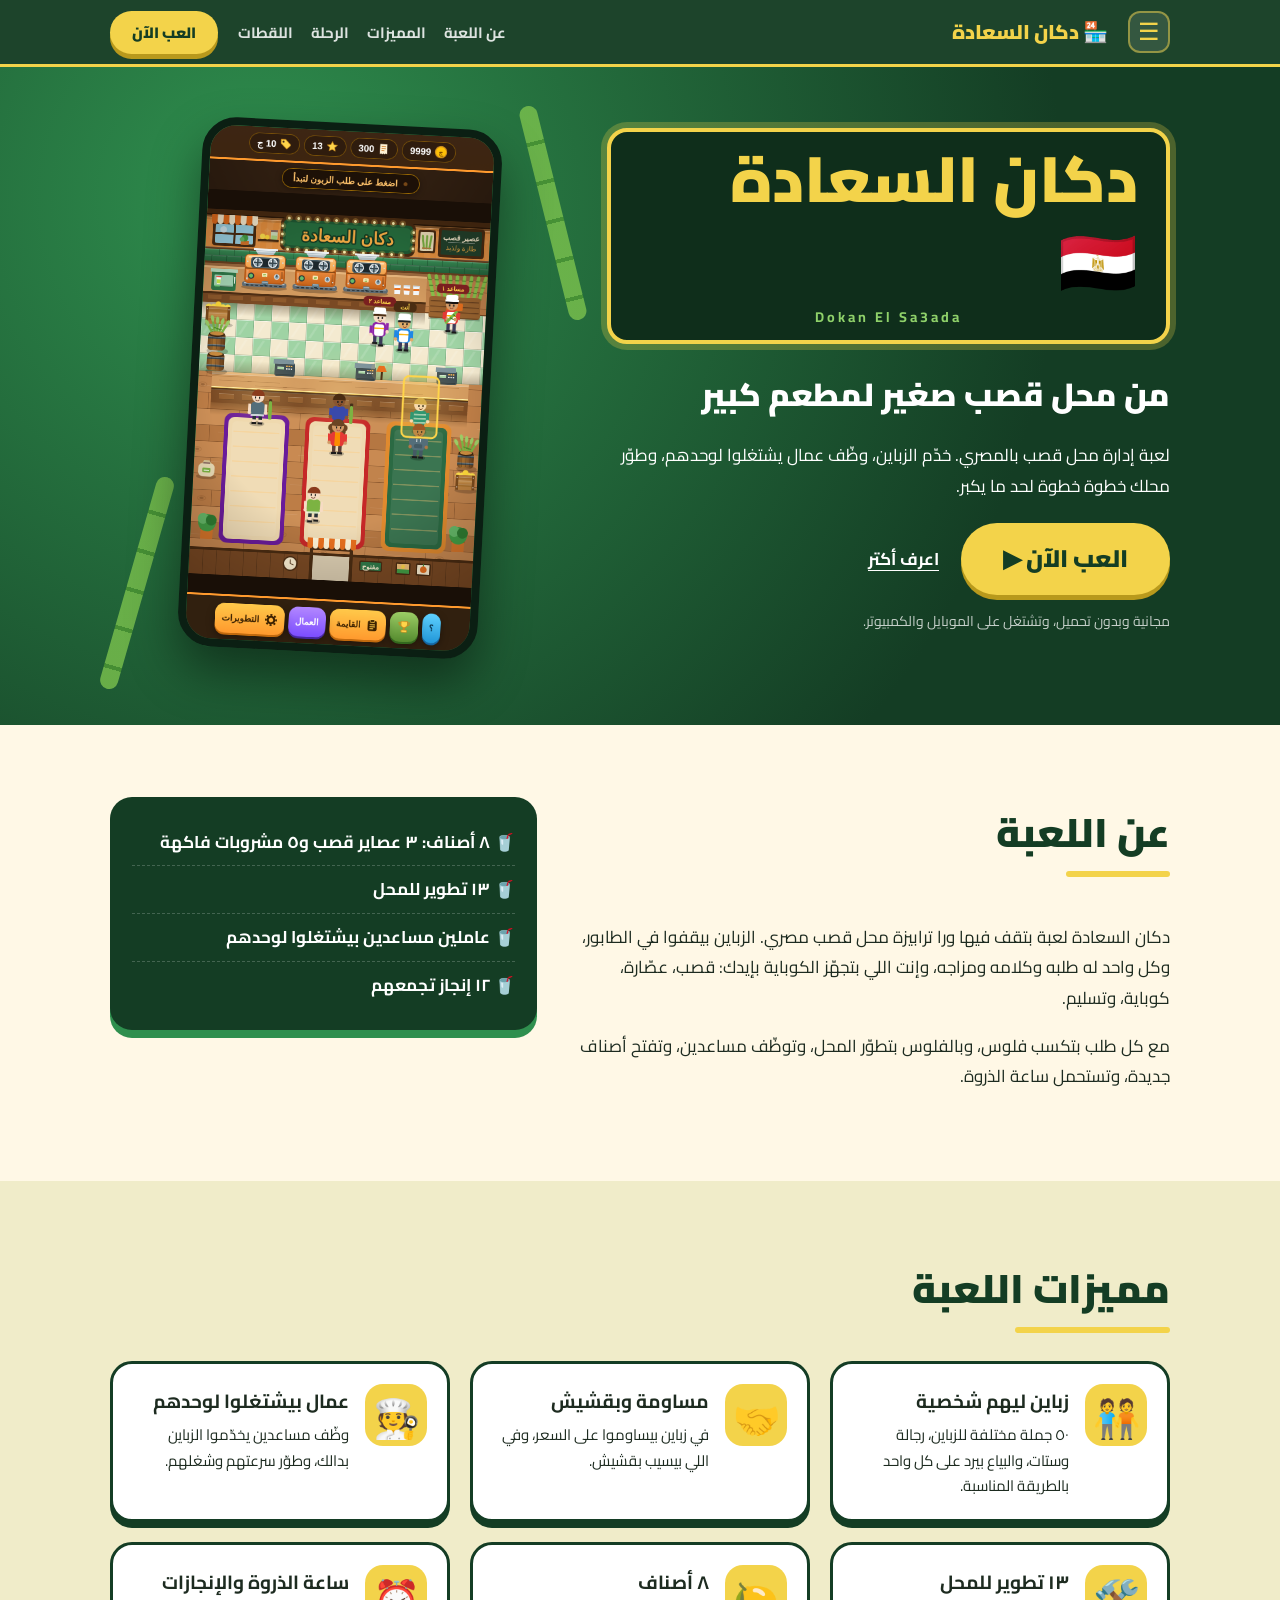
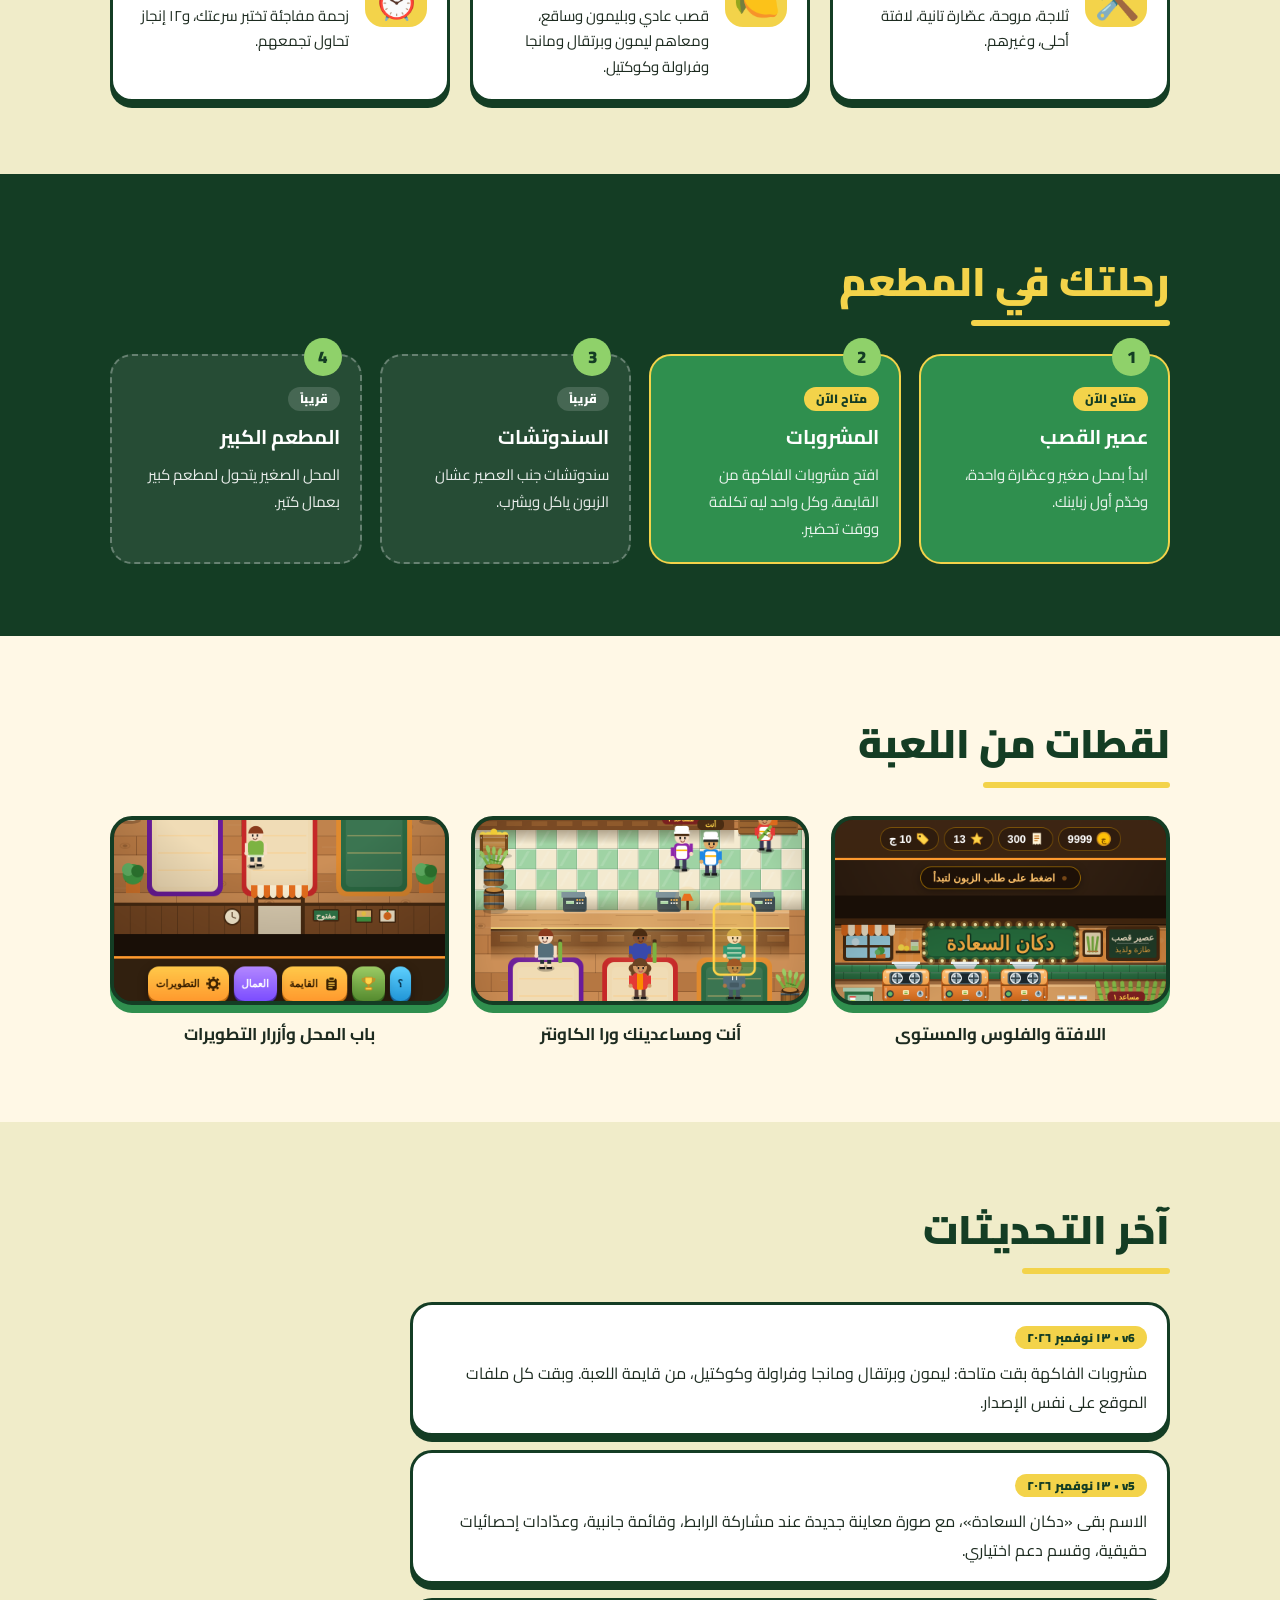
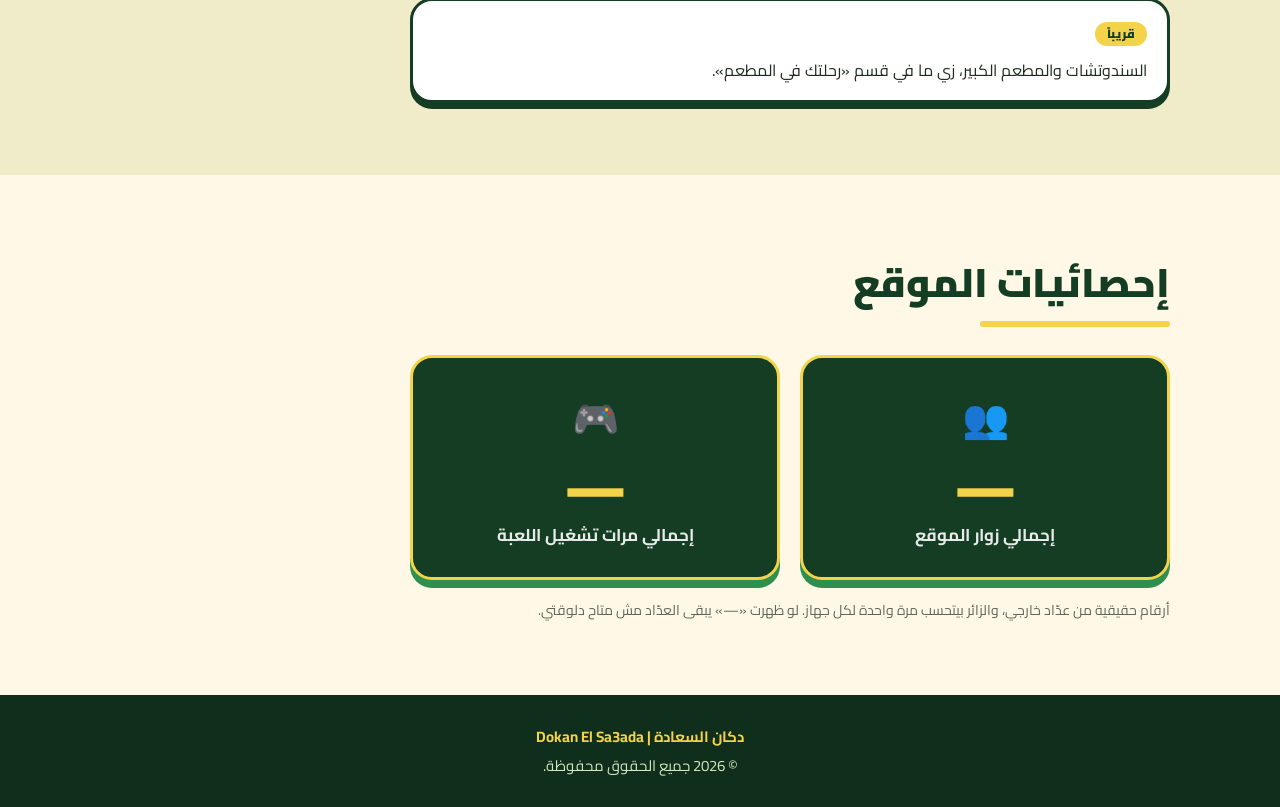
<file: index.html>
<!DOCTYPE html>
<!-- دكان السعادة | الإصدار v6 | تاريخ التحديث 2026-11-13 -->
<html lang="ar" dir="rtl">
<head>
<meta charset="utf-8">
<meta name="viewport" content="width=device-width, initial-scale=1, viewport-fit=cover">
<title>دكان السعادة 🇪🇬 | Dokan El Sa3ada – الموقع الرسمي للعبة</title>
<meta name="description" content="الموقع الرسمي للعبة دكان السعادة: لعبة إدارة محل قصب بالمصري. خدّم الزباين، وظّف عمال، وطوّر محلك. العب مجاناً من الموبايل أو الكمبيوتر.">
<meta property="og:site_name" content="دكان السعادة"><meta property="og:title" content="دكان السعادة 🇪🇬 | Dokan El Sa3ada"><meta property="og:description" content="من محل قصب صغير لمطعم كبير. العب مجاناً."><meta property="og:type" content="website"><meta property="og:locale" content="ar_EG"><meta property="og:url" content="https://srsizer643-crypto.github.io/g3an_3tshan/"><meta property="og:image" content="https://srsizer643-crypto.github.io/g3an_3tshan/og-dokan.png?v=8"><meta property="og:image:type" content="image/png"><meta property="og:image:width" content="1200"><meta property="og:image:height" content="630"><meta property="og:image:alt" content="دكان السعادة – لعبة إدارة محل قصب بالمصري"><meta name="twitter:card" content="summary_large_image"><meta name="twitter:title" content="دكان السعادة 🇪🇬 | Dokan El Sa3ada"><meta name="twitter:description" content="من محل قصب صغير لمطعم كبير. العب مجاناً."><meta name="twitter:image" content="https://srsizer643-crypto.github.io/g3an_3tshan/og-dokan.png?v=8">
<meta name="theme-color" content="#143d24">
<link rel="icon" type="image/png" sizes="512x512" href="icon.png?v=8"><link rel="apple-touch-icon" href="icon.png?v=8">
<link rel="icon" href="data:image/svg+xml,%3Csvg xmlns='http://www.w3.org/2000/svg' viewBox='0 0 100 100'%3E%3Crect width='100' height='100' rx='22' fill='%23c26a0e'/%3E%3Ctext x='50' y='72' font-size='60' text-anchor='middle'%3E%F0%9F%8F%AA%3C/text%3E%3C/svg%3E">
<link rel="preconnect" href="https://fonts.googleapis.com"><link rel="preconnect" href="https://fonts.gstatic.com" crossorigin>
<link href="https://fonts.googleapis.com/css2?family=Cairo:wght@500;700;900&display=swap" rel="stylesheet">
<link rel="stylesheet" href="style.css?v=8">
</head>
<body>

<header class="nav">
  <div class="wrap">
    <button class="menu-btn" id="menuBtn" type="button" aria-label="فتح القائمة" aria-controls="menu" aria-expanded="false">☰</button>
    <a class="logo" href="#top">🏪 دكان السعادة</a>
    <nav aria-label="أقسام الموقع">
      <a href="#about">عن اللعبة</a>
      <a href="#features">المميزات</a>
      <a href="#journey">الرحلة</a>
      <a href="#shots">اللقطات</a>
    </nav>
    <button class="btn sm" data-play>العب الآن</button>
  </div>
</header>

<div class="menu-back" id="menuBack"></div>
<aside class="menu" id="menu" aria-hidden="true" aria-label="القائمة الجانبية">
  <div class="menu-head"><b>🏪 دكان السعادة</b><button id="menuClose" type="button" aria-label="إغلاق القائمة">✕</button></div>
  <ul>
    <li><a href="#top">🏠 الرئيسية</a></li>
    <li><button type="button" data-play>▶ العب الآن</button></li>
    <li><a href="#shots">📸 صور اللعبة</a></li>
    <li><a href="#updates">🆕 آخر التحديثات</a></li>
    <li><a href="#stats">📊 إحصائيات الموقع</a></li>
    <li><button type="button" id="supportBtn" aria-expanded="false" aria-controls="support">💛 ادعم المطور</button></li>
    <li><a href="#about">ℹ️ عن اللعبة</a></li>
  </ul>
  <div class="support" id="support" hidden>
    <h3>ادعم دكان السعادة</h3>
    <p>الدعم اختياري تماماً، واللعبة هتفضل مجانية للجميع سواء دعمت أو لأ. لو عجبتك وحبيت تساعد في تطويرها، ده رقم Vodafone Cash:</p>
    <div class="num" dir="ltr">01016900850</div>
    <button class="btn sm" id="copyNum" type="button">نسخ الرقم</button>
    <small>شكراً من قلبي 🧡</small>
  </div>
</aside>

<main id="top">
  <section class="hero">
    <div class="wrap">
      <div class="hero-txt">
        <div class="sign"><h1>دكان السعادة 🇪🇬</h1><small>Dokan El Sa3ada</small></div>
        <p class="lead">من محل قصب صغير لمطعم كبير</p>
        <p>لعبة إدارة محل قصب بالمصري. خدّم الزباين، وظّف عمال يشتغلوا لوحدهم، وطوّر محلك خطوة خطوة لحد ما يكبر.</p>
        <div class="cta">
          <button class="btn big" data-play>العب الآن ▶</button>
          <a class="link" href="#about">اعرف أكتر</a>
        </div>
        <p class="note">مجانية وبدون تحميل، وتشتغل على الموبايل والكمبيوتر.</p>
      </div>
      <div class="art">
        <span class="cane c1"></span><span class="cane c2"></span>
        <div class="phone"><img src="preview.png?v=8" width="840" height="1520" alt="لقطة حقيقية من اللعبة: محل القصب والزباين في الطوابير"></div>
      </div>
    </div>
  </section>

  <section class="s" id="about">
    <div class="wrap about">
      <div>
        <h2>عن اللعبة</h2>
        <p>دكان السعادة لعبة بتقف فيها ورا ترابيزة محل قصب مصري. الزباين بيقفوا في الطابور، وكل واحد له طلبه وكلامه ومزاجه، وإنت اللي بتجهّز الكوباية بإيدك: قصب، عصّارة، كوباية، وتسليم.</p>
        <p>مع كل طلب بتكسب فلوس، وبالفلوس بتطوّر المحل، وتوظّف مساعدين، وتفتح أصناف جديدة، وتستحمل ساعة الذروة.</p>
      </div>
      <ul class="facts">
        <li>٨ أصناف: ٣ عصاير قصب و٥ مشروبات فاكهة</li>
        <li>١٣ تطوير للمحل</li>
        <li>عاملين مساعدين بيشتغلوا لوحدهم</li>
        <li>١٢ إنجاز تجمعهم</li>
      </ul>
    </div>
  </section>

  <section class="s alt" id="features">
    <div class="wrap">
      <h2>مميزات اللعبة</h2>
      <div class="grid">
        <article class="f"><i>🧑‍🤝‍🧑</i><div><h3>زباين ليهم شخصية</h3><p>٥٠ جملة مختلفة للزباين، رجالة وستات، والبياع بيرد على كل واحد بالطريقة المناسبة.</p></div></article>
        <article class="f"><i>🤝</i><div><h3>مساومة وبقشيش</h3><p>في زباين بيساوموا على السعر، وفي اللي بيسيب بقشيش.</p></div></article>
        <article class="f"><i>🧑‍🍳</i><div><h3>عمال بيشتغلوا لوحدهم</h3><p>وظّف مساعدين يخدّموا الزباين بدالك، وطوّر سرعتهم وشغلهم.</p></div></article>
        <article class="f"><i>🛠️</i><div><h3>١٣ تطوير للمحل</h3><p>ثلاجة، مروحة، عصّارة تانية، لافتة أحلى، وغيرهم.</p></div></article>
        <article class="f"><i>🍋</i><div><h3>٨ أصناف</h3><p>قصب عادي وبليمون وساقع، ومعاهم ليمون وبرتقال ومانجا وفراولة وكوكتيل.</p></div></article>
        <article class="f"><i>⏰</i><div><h3>ساعة الذروة والإنجازات</h3><p>زحمة مفاجئة تختبر سرعتك، و١٢ إنجاز تحاول تجمعهم.</p></div></article>
      </div>
    </div>
  </section>

  <section class="s dark" id="journey">
    <div class="wrap">
      <h2>رحلتك في المطعم</h2>
      <ol class="steps">
        <li class="on"><span class="b">متاح الآن</span><h3>عصير القصب</h3><p>ابدأ بمحل صغير وعصّارة واحدة، وخدّم أول زباينك.</p></li>
        <li class="on"><span class="b">متاح الآن</span><h3>المشروبات</h3><p>افتح مشروبات الفاكهة من القايمة، وكل واحد ليه تكلفة ووقت تحضير.</p></li>
        <li><span class="b">قريباً</span><h3>السندوتشات</h3><p>سندوتشات جنب العصير عشان الزبون ياكل ويشرب.</p></li>
        <li><span class="b">قريباً</span><h3>المطعم الكبير</h3><p>المحل الصغير يتحول لمطعم كبير بعمال كتير.</p></li>
      </ol>
    </div>
  </section>

  <section class="s" id="shots">
    <div class="wrap">
      <h2>لقطات من اللعبة</h2>
      <div class="shots">
        <figure class="shot"><div class="crop"><img src="preview.png?v=8" loading="lazy" alt="شاشة اللعبة: الفلوس والمستوى ولافتة المحل" style="margin-top:0"></div><figcaption>اللافتة والفلوس والمستوى</figcaption></figure>
        <figure class="shot"><div class="crop"><img src="preview.png?v=8" loading="lazy" alt="العمال خلف الكاونتر والزباين في الطوابير" style="margin-top:-59.52%"></div><figcaption>أنت ومساعدينك ورا الكاونتر</figcaption></figure>
        <figure class="shot"><div class="crop"><img src="preview.png?v=8" loading="lazy" alt="باب المحل وشريط التطويرات والعمال والقايمة" style="margin-top:-123.81%"></div><figcaption>باب المحل وأزرار التطويرات</figcaption></figure>
      </div>
    </div>
  </section>
  <section class="s alt" id="updates">
    <div class="wrap">
      <h2>آخر التحديثات</h2>
      <ul class="upd">
        <li><span class="b">v6 • ١٣ نوفمبر ٢٠٢٦</span><p>مشروبات الفاكهة بقت متاحة: ليمون وبرتقال ومانجا وفراولة وكوكتيل، من قايمة اللعبة. وبقت كل ملفات الموقع على نفس الإصدار.</p></li>
        <li><span class="b">v5 • ١٣ نوفمبر ٢٠٢٦</span><p>الاسم بقى «دكان السعادة»، مع صورة معاينة جديدة عند مشاركة الرابط، وقائمة جانبية، وعدّادات إحصائيات حقيقية، وقسم دعم اختياري.</p></li>
        <li><span class="b">قريباً</span><p>السندوتشات والمطعم الكبير، زي ما في قسم «رحلتك في المطعم».</p></li>
      </ul>
    </div>
  </section>

  <section class="s" id="stats">
    <div class="wrap">
      <h2>إحصائيات الموقع</h2>
      <div class="stat-grid">
        <div class="stat"><i>👥</i><b data-stat="visitors">…</b><span>إجمالي زوار الموقع</span></div>
        <div class="stat"><i>🎮</i><b data-stat="plays">…</b><span>إجمالي مرات تشغيل اللعبة</span></div>
      </div>
      <p class="stat-note">أرقام حقيقية من عدّاد خارجي، والزائر بيتحسب مرة واحدة لكل جهاز. لو ظهرت «—» يبقى العدّاد مش متاح دلوقتي.</p>
    </div>
  </section>
</main>

<footer>
  <div class="wrap">
    <b>دكان السعادة | Dokan El Sa3ada</b>
    <span>© 2026 جميع الحقوق محفوظة.</span>
  </div>
</footer>

<section id="play" hidden aria-label="شاشة اللعب">
  <div class="pbar">
    <button id="back" type="button">→ الرجوع للموقع</button>
    <b>دكان السعادة</b>
    <button id="fs" type="button">ملء الشاشة</button>
  </div>
  <iframe id="frame" title="لعبة دكان السعادة" allow="fullscreen" loading="eager"></iframe>
</section>

<script src="script.js?v=8"></script>
</body>
</html>
</file>
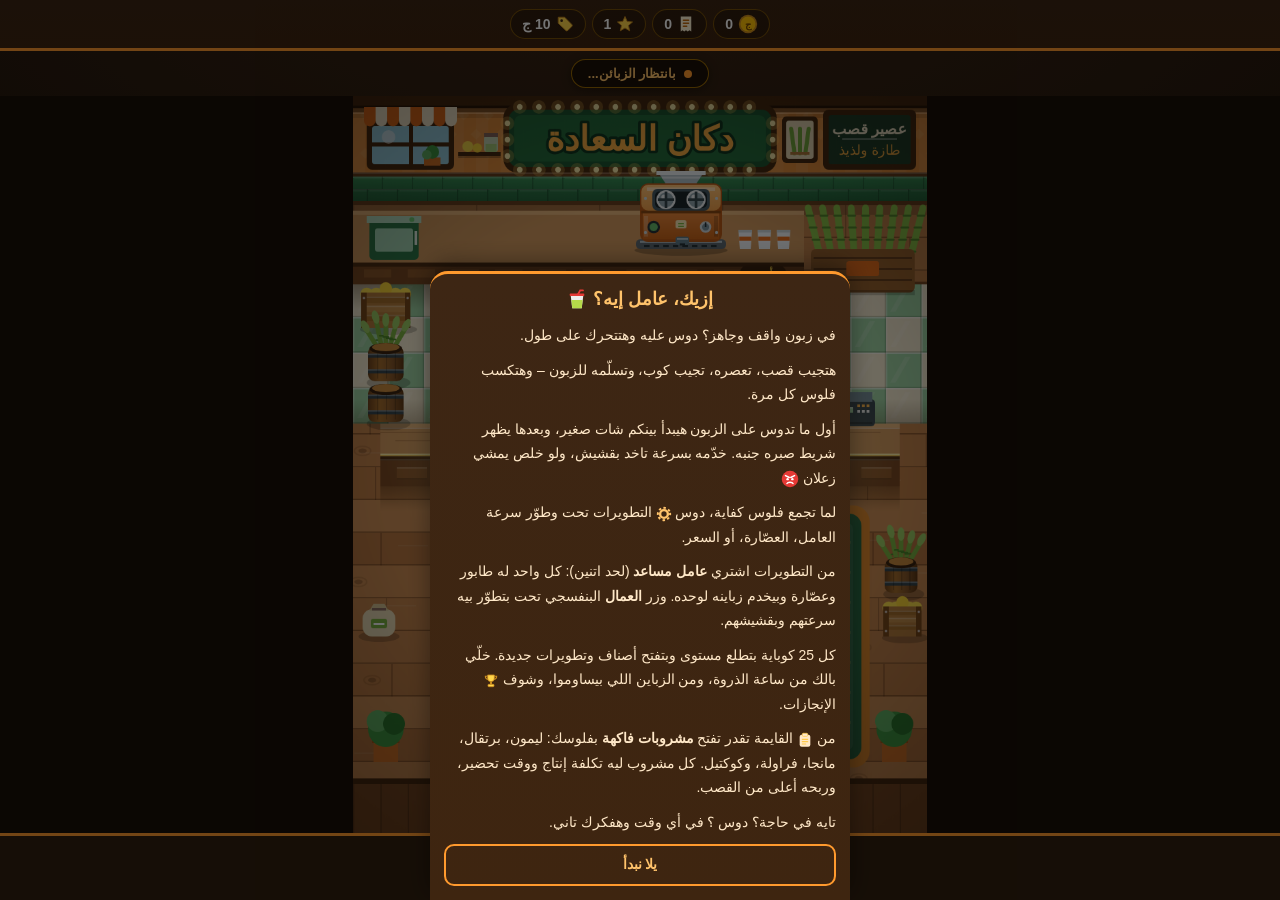
<file: game.html>
<!DOCTYPE html>
<!-- دكان السعادة | الإصدار v6 | تاريخ التحديث 2026-11-13 -->
<html lang="ar" dir="rtl">
<head>
<meta charset="utf-8">
<meta name="viewport" content="width=device-width, initial-scale=1, viewport-fit=cover">
<title>دكان السعادة 🇪🇬 | لعبة إدارة محل عصير قصب</title>
<meta name="description" content="دكان السعادة: لعبة إدارة محل عصير قصب بالعربي. خدّم الزباين، وظّف عمال، وطوّر محلك. العب مجاناً من الموبايل.">
<meta property="og:site_name" content="دكان السعادة"><meta property="og:title" content="دكان السعادة 🇪🇬 | لعبة إدارة محل عصير قصب"><meta property="og:description" content="خدّم الزباين، وظّف عمال، وطوّر محلك. العب مجاناً من الموبايل."><meta property="og:url" content="https://srsizer643-crypto.github.io/g3an_3tshan/game.html"><meta property="og:image" content="https://srsizer643-crypto.github.io/g3an_3tshan/og-dokan.png?v=8"><meta property="og:image:type" content="image/png"><meta property="og:image:width" content="1200"><meta property="og:image:height" content="630"><meta property="og:image:alt" content="دكان السعادة – لعبة إدارة محل قصب بالمصري"><meta name="twitter:card" content="summary_large_image"><meta name="twitter:title" content="دكان السعادة 🇪🇬 | لعبة إدارة محل عصير قصب"><meta name="twitter:description" content="خدّم الزباين، وظّف عمال، وطوّر محلك. العب مجاناً من الموبايل."><meta name="twitter:image" content="https://srsizer643-crypto.github.io/g3an_3tshan/og-dokan.png?v=8"><meta property="og:type" content="website"><meta property="og:locale" content="ar_EG">
<meta name="theme-color" content="#31200f"><link rel="icon" type="image/png" sizes="512x512" href="icon.png?v=8"><link rel="apple-touch-icon" href="icon.png?v=8"><meta name="apple-mobile-web-app-title" content="دكان السعادة"><meta name="apple-mobile-web-app-capable" content="yes"><meta name="mobile-web-app-capable" content="yes">
<link rel="icon" href="data:image/svg+xml,%3Csvg xmlns='http://www.w3.org/2000/svg' viewBox='0 0 100 100'%3E%3Crect width='100' height='100' rx='22' fill='%23c26a0e'/%3E%3Ctext x='50' y='72' font-size='60' text-anchor='middle'%3E%F0%9F%8F%AA%3C/text%3E%3C/svg%3E">
<link rel="stylesheet" href="game.css?v=8">
</head>
<body>
<div id="upgradeToast"></div>
<div id="app">
<div id="hud"><span id="hm"></span><span id="hs"></span><span id="hl"></span><span id="hp"></span><span id="hr" style="display:none"></span></div>
<div id="hint">بانتظار الزبائن...</div>
<div id="wrap"><canvas id="c"></canvas><div id="chat"><div id="chatList"></div><div id="hagBtns"><button id="hagYes">موافق</button><button id="hagNo">لأ يا باشا</button></div></div></div>
<div id="bottomBar"><button id="btnTutorial" class="barbtn help">؟</button><button id="btnAch" class="barbtn ach" aria-label="الإنجازات"><i data-ic="trophy" data-s="22"></i></button><button id="btnMenu" class="barbtn"><i data-ic="menu" data-s="20"></i> القايمة</button><button id="btnWk" class="barbtn wk">العمال</button><button id="btnUpgrades" class="barbtn"><i data-ic="gear" data-s="20"></i> التطويرات</button></div>
</div>
<div id="upgradesOverlay" class="overlay">
<div class="panel">
<h2>التطويرات</h2>
<div id="shop"></div>
<button id="upgradesClose" class="panel-close">إغلاق</button>
</div>
</div>
<div id="menuOverlay" class="overlay">
<div class="panel">
<h2>القايمة <i data-ic="menu" data-s="22"></i></h2>
<div id="menuList"></div>
<button id="menuClose" class="panel-close">إغلاق</button>
</div>
</div>
<div id="wkOverlay" class="overlay"><div class="panel"><h2 id="wkTitle"></h2><div id="wkMoney" class="wmoney"></div><div id="wkList"></div><button id="wkClose" class="panel-close">إغلاق</button></div></div>
<div id="achOverlay" class="overlay">
<div class="panel">
<h2 id="achTitle"></h2>
<div id="achList"></div>
<button id="achClose" class="panel-close">إغلاق</button>
</div>
</div>
<div id="tutorialOverlay" class="overlay">
<div class="panel">
<h2>إزيك، عامل إيه؟ <i data-ic="cup" data-s="22"></i></h2>
<p>في زبون واقف وجاهز؟ دوس عليه وهتتحرك على طول.</p>
<p>هتجيب قصب، تعصره، تجيب كوب، وتسلّمه للزبون – وهتكسب فلوس كل مرة.</p>
<p>أول ما تدوس على الزبون هيبدأ بينكم شات صغير، وبعدها يظهر شريط صبره جنبه. خدّمه بسرعة تاخد بقشيش، ولو خلص يمشي زعلان <i data-ic="angry" data-s="18"></i></p>
<p>لما تجمع فلوس كفاية، دوس <i data-ic="gear" data-s="16" style="color:#ffc36b"></i> التطويرات تحت وطوّر سرعة العامل، العصّارة، أو السعر.</p>
<p>من التطويرات اشتري <b>عامل مساعد</b> (لحد اتنين): كل واحد له طابور وعصّارة وبيخدم زباينه لوحده. وزر <b>العمال</b> البنفسجي تحت بتطوّر بيه سرعتهم وبقشيشهم.</p>
<p>كل 25 كوباية بتطلع مستوى وبتفتح أصناف وتطويرات جديدة. خلّي بالك من ساعة الذروة، ومن الزباين اللي بيساوموا، وشوف <i data-ic="trophy" data-s="16"></i> الإنجازات.</p>
<p>من <i data-ic="menu" data-s="16"></i> القايمة تقدر تفتح <b>مشروبات فاكهة</b> بفلوسك: ليمون، برتقال، مانجا، فراولة، وكوكتيل. كل مشروب ليه تكلفة إنتاج ووقت تحضير، وربحه أعلى من القصب.</p>
<p>تايه في حاجة؟ دوس ؟ في أي وقت وهفكرك تاني.</p>
<button id="tutorialClose" class="panel-close">يلا نبدأ</button>
</div>
</div>
<script src="game.js?v=8"></script>
</body>
</html>
</file>
<file: style.css>
/* دكان السعادة | الإصدار v5 | تاريخ التحديث 2026-11-13 */
:root{--g1:#143d24;--g2:#2f8f4e;--g3:#8fd16a;--y:#f3d34a;--cream:#fff8e6;--ink:#1d2b20;
 --r:22px;box-sizing:border-box;padding-top:env(safe-area-inset-top,0px);padding-bottom:env(safe-area-inset-bottom,0px)}
*,*::before,*::after{box-sizing:inherit}
html{scroll-behavior:smooth;scroll-padding-top:70px;background:var(--cream)}
html.playing,html.playing body{overflow:hidden;height:100%}
body{margin:0;font-family:'Cairo',Tahoma,'Segoe UI',sans-serif;color:var(--ink);background:var(--cream);line-height:1.8;font-size:17px}
img{max-width:100%;display:block}
.wrap{max-width:1100px;margin:auto;padding:0 20px}
/* nav */
.nav{position:sticky;top:0;z-index:20;background:rgba(20,61,36,.96);backdrop-filter:blur(8px);color:#fff;border-bottom:3px solid var(--y)}
.nav .wrap{display:flex;align-items:center;gap:20px;height:64px}
.logo{font-weight:900;font-size:20px;color:var(--y);text-decoration:none;white-space:nowrap}
.nav nav{display:flex;gap:18px;margin-inline-start:auto}
.nav nav a{color:#fff;text-decoration:none;font-weight:700;font-size:15px;opacity:.85;transition:.2s}
.nav nav a:hover{opacity:1;color:var(--y)}
/* buttons */
.btn{font:inherit;font-weight:900;border:0;cursor:pointer;color:var(--g1);background:var(--y);border-radius:999px;padding:8px 22px;box-shadow:0 5px 0 #b8991c;transition:transform .15s,box-shadow .15s}
.btn:hover{transform:translateY(-2px);box-shadow:0 7px 0 #b8991c}
.btn:active{transform:translateY(4px);box-shadow:0 1px 0 #b8991c}
.btn.big{font-size:24px;padding:14px 42px}
.btn.sm{font-size:15px}
/* hero */
.hero{background:radial-gradient(circle at 20% 20%,var(--g2),var(--g1) 70%);color:#fff;overflow:hidden;padding:56px 0 72px}
.hero .wrap{display:grid;grid-template-columns:1.1fr .9fr;gap:36px;align-items:center}
.sign{display:inline-block;background:#0f2e1b;border:4px solid var(--y);border-radius:20px;padding:6px 28px 10px;box-shadow:0 0 0 6px rgba(243,211,74,.25);margin-bottom:12px}
.sign h1{margin:0;font-size:clamp(38px,7vw,64px);font-weight:900;color:var(--y);line-height:1.3}
.sign small{display:block;letter-spacing:3px;color:var(--g3);font-weight:700;direction:ltr;text-align:center}
.lead{font-size:clamp(22px,3.6vw,32px);font-weight:900;margin:.3em 0}
.cta{display:flex;align-items:center;gap:22px;flex-wrap:wrap;margin:22px 0 8px}
.link{color:#fff;font-weight:700;text-underline-offset:5px}
.note{opacity:.75;font-size:14px}
.art{position:relative;display:flex;justify-content:center}
.phone{width:min(300px,78vw);border:8px solid #0b1f13;border-radius:34px;overflow:hidden;box-shadow:0 24px 50px rgba(0,0,0,.45);transform:rotate(3deg);animation:float 5s ease-in-out infinite}
.phone img{width:100%;height:auto}
.cane{position:absolute;width:18px;height:220px;border-radius:9px;background:repeating-linear-gradient(#7bc24d 0 36px,#4f9a33 36px 40px);opacity:.8}
.c1{inset-inline-start:2%;top:-20px;transform:rotate(-14deg)}.c2{inset-inline-end:4%;bottom:-40px;transform:rotate(16deg)}
@keyframes float{50%{transform:rotate(3deg) translateY(-12px)}}
/* sections */
.s{padding:72px 0}
.s.alt{background:#f0ecc9}
.s.dark{background:var(--g1);color:#fff}
h2{font-size:clamp(28px,5vw,40px);font-weight:900;margin:0 0 28px;color:var(--g1);position:relative;display:inline-block}
h2::after{content:"";display:block;height:6px;width:60%;background:var(--y);border-radius:4px;margin-top:2px}
.dark h2{color:var(--y)}
.about{display:grid;grid-template-columns:1.4fr 1fr;gap:36px;align-items:start}
.facts{list-style:none;margin:0;padding:22px;background:var(--g1);color:#fff;border-radius:var(--r);font-weight:700;box-shadow:0 8px 0 var(--g2)}
.facts li{padding:8px 0 8px 0;border-bottom:1px dashed rgba(255,255,255,.2)}
.facts li:last-child{border:0}
.facts li::before{content:"🥤 "}
.grid{display:grid;grid-template-columns:repeat(auto-fit,minmax(290px,1fr));gap:20px}
.f{display:flex;gap:16px;background:#fff;border-radius:var(--r);padding:20px;border:3px solid var(--g1);box-shadow:0 6px 0 var(--g1);transition:transform .2s}
.f:hover{transform:translateY(-4px)}
.f i{font-style:normal;font-size:38px;flex:none;width:62px;height:62px;display:grid;place-items:center;background:var(--y);border-radius:18px}
.f h3{margin:0 0 4px;font-size:19px}.f p{margin:0;font-size:15px;line-height:1.7}
/* journey */
.steps{list-style:none;margin:0;padding:0;display:grid;grid-template-columns:repeat(auto-fit,minmax(220px,1fr));gap:18px;counter-reset:st}
.steps li{position:relative;background:rgba(255,255,255,.08);border:2px dashed rgba(255,255,255,.3);border-radius:var(--r);padding:26px 20px 20px;counter-increment:st}
.steps li::before{content:counter(st);position:absolute;top:-18px;inset-inline-start:18px;width:38px;height:38px;border-radius:50%;background:var(--g3);color:var(--g1);font-weight:900;display:grid;place-items:center}
.steps li.on{background:var(--g2);border:2px solid var(--y)}
.steps h3{margin:6px 0}.steps p{margin:0;font-size:15px;opacity:.9}
.b{display:inline-block;font-size:12px;font-weight:900;padding:1px 12px;border-radius:99px;background:rgba(255,255,255,.15)}
.on .b{background:var(--y);color:var(--g1)}
/* shots */
.shots{display:grid;grid-template-columns:repeat(auto-fit,minmax(240px,1fr));gap:22px}
.shot{margin:0;text-align:center}
.crop{aspect-ratio:840/470;overflow:hidden;border-radius:var(--r);border:4px solid var(--g1);box-shadow:0 8px 0 var(--g2);background:#31200f}
.crop img{width:100%;height:auto}
figcaption{margin-top:14px;font-weight:700}
footer{background:#0f2e1b;color:#cfe8c0;padding:28px 0;text-align:center;font-size:15px}
footer .wrap{display:flex;flex-direction:column;gap:2px}footer b{color:var(--y)}
/* reveal */
.rv{opacity:0;transform:translateY(22px);transition:opacity .6s,transform .6s}
.rv.in{opacity:1;transform:none}
/* play screen */
#play{position:fixed;inset:0;z-index:100;background:#000;display:flex;flex-direction:column;height:100dvh}
#play[hidden]{display:none}
.pbar{flex:none;display:flex;align-items:center;justify-content:space-between;gap:10px;background:var(--g1);color:var(--y);padding:6px 12px;padding-top:max(6px,env(safe-area-inset-top));border-bottom:3px solid var(--y)}
.pbar button{font:inherit;font-weight:700;font-size:14px;color:#fff;background:rgba(255,255,255,.14);border:0;border-radius:99px;padding:4px 16px;cursor:pointer}
.pbar button:hover{background:rgba(255,255,255,.28)}
#frame{flex:1;width:100%;border:0;background:#31200f;touch-action:manipulation}
#play.pseudo-fs .pbar{display:none}
:fullscreen#play .pbar{display:none}
:-webkit-full-screen#play .pbar{display:none}
@media(max-width:800px){
 .nav nav{display:none}.nav .wrap{justify-content:space-between}
 .hero .wrap,.about{grid-template-columns:1fr}.hero{padding-top:36px}.art{margin-top:20px}
 .s{padding:52px 0}
}
@media(prefers-reduced-motion:reduce){*{animation:none!important;transition:none!important}.rv{opacity:1;transform:none}}

/* القائمة الجانبية */
.menu-btn{flex:none;width:42px;height:42px;font:inherit;font-size:24px;line-height:1;color:var(--y);background:rgba(255,255,255,.1);border:2px solid rgba(243,211,74,.5);border-radius:12px;cursor:pointer}
.menu-btn:hover{background:rgba(255,255,255,.2)}
.menu-back{position:fixed;inset:0;z-index:55;background:rgba(0,0,0,.55);opacity:0;visibility:hidden;transition:opacity .3s,visibility .3s}
.menu-back.open{opacity:1;visibility:visible}
.menu{position:fixed;top:0;bottom:0;right:0;z-index:60;width:min(320px,86vw);background:var(--g1);color:#fff;border-left:4px solid var(--y);padding:calc(14px + env(safe-area-inset-top,0px)) 16px calc(16px + env(safe-area-inset-bottom,0px));overflow-y:auto;transform:translateX(100%);visibility:hidden;transition:transform .3s ease,visibility .3s;box-shadow:-10px 0 30px rgba(0,0,0,.4)}
.menu.open{transform:none;visibility:visible}
html.menu-open,html.menu-open body{overflow:hidden}
.menu-head{display:flex;align-items:center;justify-content:space-between;margin-bottom:14px;color:var(--y);font-size:20px}
.menu-head button{font:inherit;font-size:18px;color:#fff;background:rgba(255,255,255,.14);border:0;border-radius:50%;width:38px;height:38px;cursor:pointer}
.menu ul{list-style:none;margin:0;padding:0;display:grid;gap:6px}
.menu li a,.menu li button{display:block;width:100%;text-align:start;font:inherit;font-weight:700;font-size:17px;color:#fff;text-decoration:none;background:rgba(255,255,255,.07);border:0;border-radius:14px;padding:12px 14px;cursor:pointer;transition:background .2s}
.menu li a:hover,.menu li button:hover{background:rgba(243,211,74,.22);color:var(--y)}
.menu li button[aria-expanded="true"]{background:var(--y);color:var(--g1)}
.support{margin-top:14px;padding:16px;background:#0f2e1b;border:2px dashed var(--y);border-radius:var(--r);text-align:center}
.support[hidden]{display:none}
.support h3{margin:0 0 6px;color:var(--y);font-size:19px}
.support p{margin:0 0 12px;font-size:14.5px;line-height:1.7;opacity:.92}
.support .num{font-size:26px;font-weight:900;letter-spacing:2px;color:var(--y);background:rgba(255,255,255,.08);border-radius:14px;padding:8px;margin-bottom:12px;user-select:all}
.support small{display:block;margin-top:10px;opacity:.8}
/* آخر التحديثات */
.upd{list-style:none;margin:0;padding:0;display:grid;gap:14px;max-width:760px}
.upd li{background:#fff;border:3px solid var(--g1);border-radius:var(--r);padding:16px 20px;box-shadow:0 6px 0 var(--g1)}
.upd .b{background:var(--y);color:var(--g1)}
.upd p{margin:8px 0 0;font-size:16px}
/* الإحصائيات */
.stat-grid{display:grid;grid-template-columns:repeat(auto-fit,minmax(240px,1fr));gap:20px;max-width:760px}
.stat{display:flex;flex-direction:column;align-items:center;text-align:center;background:var(--g1);color:#fff;border-radius:var(--r);padding:26px 16px;box-shadow:0 8px 0 var(--g2);border:3px solid var(--y)}
.stat i{font-style:normal;font-size:38px}
.stat b{font-size:clamp(40px,9vw,56px);line-height:1.2;font-weight:900;color:var(--y);font-variant-numeric:tabular-nums}
.stat span{font-weight:700;opacity:.9}
.stat-note{margin:18px 0 0;font-size:14px;opacity:.7;max-width:760px}
@media(max-width:800px){.nav .wrap{gap:10px}.logo{font-size:18px}}
</file>
<file: game.css>
/* دكان السعادة | الإصدار v5 | تاريخ التحديث 2026-11-13 */

:root{box-sizing:border-box;padding-top:env(safe-area-inset-top,0px);padding-bottom:env(safe-area-inset-bottom,0px);color-scheme:dark;
  --ink:#1f130a;--panel:#3d2614;--panel2:#31200f;--gold:#ff9a2e;--gold-d:#c26a0e;--gold-l:#ffc36b;--cane:#7cb342;--cane-d:#558b2f;--cream:#ffe8c8}
html{height:100%;scroll-padding-top:env(safe-area-inset-top,0px)}
body{height:100%;margin:0;background:radial-gradient(130% 90% at 50% -10%,#3d2817 0%,var(--ink) 65%);color:#fff;font-family:Tahoma,Arial,sans-serif;overflow:hidden;touch-action:manipulation;-webkit-user-select:none;user-select:none}
#app{height:100%;display:flex;flex-direction:column}
#hud{display:flex;flex-wrap:wrap;gap:6px;justify-content:center;padding:9px 8px;background:linear-gradient(180deg,var(--panel),#3e2510);font-weight:700;font-size:14px;border-bottom:3px solid var(--gold)}
#hud span{display:inline-flex;align-items:center;gap:5px;background:rgba(0,0,0,.22);border:1px solid rgba(255,179,0,.35);border-radius:999px;padding:4px 11px}
#hint{margin:8px auto;width:fit-content;max-width:calc(100% - 24px);box-sizing:border-box;padding:6px 16px;text-align:center;background:rgba(26,15,6,.88);color:var(--gold-l);border:1.5px solid rgba(255,179,0,.55);border-radius:999px;font-weight:700;font-size:13px;box-shadow:0 2px 10px rgba(0,0,0,.35)}
#hint::before{content:'';display:inline-block;width:8px;height:8px;border-radius:50%;background:var(--gold);margin-inline-end:8px;animation:hp 1.2s ease-in-out infinite}
@keyframes hp{0%,100%{opacity:1;transform:scale(1)}50%{opacity:.35;transform:scale(.7)}}
#wrap{flex:1;min-height:0;display:flex;align-items:center;justify-content:center;background:#190f07}
canvas{max-width:100%;max-height:100%;flex:none}
#wrap{position:relative}
#chat{position:absolute;left:8px;bottom:8px;width:min(66%,260px);display:none;pointer-events:none;z-index:5;background:rgba(26,15,6,.92);border:2px solid var(--gold);border-radius:14px;padding:4px 10px;box-shadow:0 6px 18px rgba(0,0,0,.45)}
#chat.show{display:block}
.msg{display:flex;align-items:flex-end;gap:7px;margin:7px 0;animation:mpop .22s ease-out}
.msg.me{flex-direction:row-reverse}
.msg img{width:34px;height:34px;border-radius:50%;border:2px solid var(--gold);flex:none;background:#f6e3b4}
.bub{padding:6px 10px;border-radius:12px;font-size:13px;line-height:1.5;max-width:calc(100% - 46px)}
.them .bub{background:#fff;color:#222;border-bottom-right-radius:3px}
.me .bub{background:linear-gradient(180deg,#ffd54a,var(--gold));color:#3a2000;font-weight:700;border-bottom-left-radius:3px}
@keyframes mpop{from{opacity:0;transform:translateY(8px) scale(.95)}to{opacity:1;transform:none}}
#bottomBar{display:flex;gap:8px;justify-content:center;padding:10px 12px calc(10px + env(safe-area-inset-bottom,0px));background:var(--panel2);border-top:3px solid var(--gold)}
.barbtn{border:0;border-radius:14px;padding:11px 14px;font:700 14px/1.3 Tahoma,Arial,sans-serif;background:linear-gradient(180deg,#ffc94a,var(--gold));color:#3a2000;box-shadow:0 3px 0 var(--gold-d),0 5px 12px rgba(0,0,0,.35)}
.barbtn:active{transform:translateY(2px);box-shadow:0 1px 0 var(--gold-d),0 2px 6px rgba(0,0,0,.3)}
.barbtn.help{background:linear-gradient(180deg,#5fd1ff,#2196d8);color:#06304a;box-shadow:0 3px 0 #1565a0,0 5px 12px rgba(0,0,0,.35);padding:11px 15px}
.overlay{position:fixed;inset:0;background:rgba(0,0,0,.55);display:none;align-items:flex-end;justify-content:center;z-index:50}
.overlay.show{display:flex}
.panel{width:100%;max-width:420px;background:linear-gradient(180deg,var(--panel),#3e2510);border-top:3px solid var(--gold);border-radius:18px 18px 0 0;padding:14px 14px calc(14px + env(safe-area-inset-bottom,0px));box-sizing:border-box;box-shadow:0 -8px 24px rgba(0,0,0,.4)}
.panel h2{margin:0 0 12px;font-size:18px;color:var(--gold-l);text-align:center}
.panel p{margin:0 0 10px;font-size:14px;line-height:1.75;color:var(--cream)}
#shop{display:flex;flex-direction:column;gap:8px}
.up{width:100%;border:0;border-right:4px solid var(--cane);border-radius:10px;padding:10px 10px;background:linear-gradient(180deg,#ffc94a,var(--gold));color:#3a2000;font:700 14px/1.4 Tahoma,Arial,sans-serif;box-shadow:0 2px 0 var(--gold-d)}
.up small{display:block;font-weight:400;font-size:12px}
.up:disabled{opacity:.45;border-right-color:#8a8a8a}
.up:active:not(:disabled){transform:scale(.96)}
.menu-row{display:flex;justify-content:space-between;align-items:center;background:rgba(0,0,0,.22);border-right:4px solid var(--cane);border-radius:10px;padding:10px 12px;margin-bottom:8px;font-weight:700;font-size:15px;color:var(--cream)}.menu-row.lock{opacity:.5;border-right-color:#8a8a8a}.menu-row b{color:var(--gold-l)}
.panel-close{display:block;width:100%;margin-top:4px;border:2px solid var(--gold);border-radius:10px;background:transparent;color:var(--gold-l);font:700 14px/1.4 Tahoma,Arial,sans-serif;padding:9px}
.panel-close:active{transform:scale(.97)}
#upgradeToast{position:fixed;top:14px;left:50%;transform:translateX(-50%) translateY(-14px);opacity:0;background:linear-gradient(180deg,#ffe88a,var(--gold));color:#3a2000;font:700 14px/1.3 Tahoma,Arial,sans-serif;padding:9px 18px;border-radius:14px;box-shadow:0 6px 16px rgba(0,0,0,.35);z-index:90;max-width:calc(100% - 28px);box-sizing:border-box;pointer-events:none;transition:opacity .25s,transform .25s}
#upgradeToast.show{opacity:1;transform:translateX(-50%) translateY(0)}
i[data-ic]{display:inline-block;font-style:normal;line-height:0;vertical-align:middle}
.ic{display:inline-block;vertical-align:middle;flex:none}
.barbtn{display:inline-flex;align-items:center;gap:7px}
.menu-row span{display:inline-flex;align-items:center;gap:8px}
.panel{max-height:88vh;overflow-y:auto}
.barbtn.ach{background:linear-gradient(180deg,#9ccc65,#558b2f);box-shadow:0 3px 0 #33691e,0 5px 12px rgba(0,0,0,.35);padding:11px 14px}
#hr{background:linear-gradient(180deg,#ff8a50,#e64a19)!important;border-color:#ffccbc!important;animation:pulse 1s ease-in-out infinite}
@keyframes pulse{50%{opacity:.65}}
@keyframes bump{50%{transform:scale(1.2)}}
.bump{animation:bump .25s}
.tt{display:flex;align-items:center;gap:8px;text-align:right}
.tt small{display:block;font-weight:400;font-size:12px}
#hagBtns{display:none;gap:8px;padding:2px 0 8px;pointer-events:auto}
#hagBtns.show{display:flex}
#hagBtns button{flex:1;border:0;border-radius:10px;padding:8px 6px;font:700 13px/1.2 Tahoma,Arial,sans-serif}
#hagYes{background:linear-gradient(180deg,#9ccc65,#558b2f);color:#14300a}
#hagNo{background:linear-gradient(180deg,#ffc94a,#ff9a2e);color:#3a2000}
#achList{max-height:52vh;overflow-y:auto;touch-action:pan-y}
#achList .menu-row{padding:7px 10px;margin-bottom:6px;font-size:14px}
.at small{display:block;font-weight:400;font-size:11px;opacity:.8}
#bottomBar{gap:6px}#bottomBar .barbtn{padding:11px 10px;font-size:13px}
.barbtn.wk{background:linear-gradient(180deg,#b388ff,#7c4dff);color:#fff;box-shadow:0 3px 0 #4527a0,0 5px 12px rgba(0,0,0,.35)}
.wtabs{display:flex;gap:8px;margin-bottom:10px}
.wtab{flex:1;display:inline-flex;align-items:center;justify-content:center;gap:6px;border:2px solid var(--gold-d);background:rgba(0,0,0,.2);color:var(--cream);border-radius:12px;padding:9px 4px;font:700 14px Tahoma,Arial,sans-serif}
.wtab.on{background:linear-gradient(180deg,#ffc94a,var(--gold));color:#3a2000;border-color:var(--gold)}.wtab.lk{opacity:.55}
.wmoney{display:flex;justify-content:center;align-items:center;gap:6px;margin:-4px 0 10px;color:var(--cream);font-weight:700}
.wrow{display:flex;align-items:center;gap:10px;background:rgba(0,0,0,.22);border-right:4px solid #b388ff;border-radius:10px;padding:9px 10px;margin-bottom:8px}
.wi{flex:1;color:var(--cream);font-weight:700;font-size:14px}.wi small{display:block;font-weight:400;font-size:11px;opacity:.8}
.pips{display:flex;gap:4px;margin-top:6px}.pips i{width:16px;height:6px;border-radius:3px;background:rgba(255,255,255,.18)}.pips i.on{background:var(--cane)}
.wbuy{border:0;border-radius:10px;padding:9px 8px;min-width:66px;font:700 13px Tahoma,Arial,sans-serif;background:linear-gradient(180deg,#ffc94a,var(--gold));color:#3a2000;box-shadow:0 2px 0 var(--gold-d)}.wbuy:disabled{opacity:.45}.wbuy:active:not(:disabled){transform:scale(.95)}
#wkList{max-height:56vh;overflow-y:auto;touch-action:pan-y}
</file>
